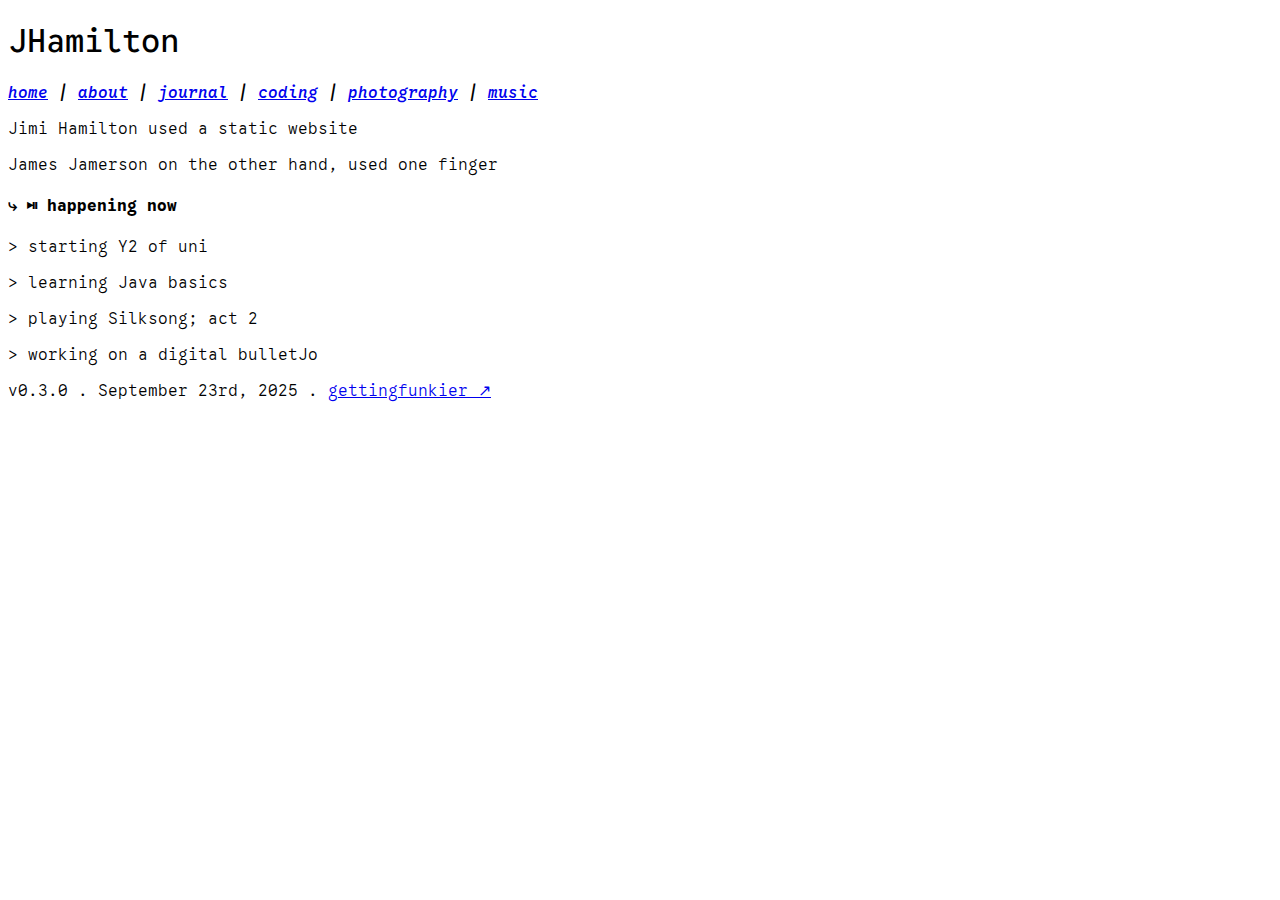
<file: index.html>
<!DOCTYPE html>
<html lang="en">
<head>
    <meta charset="UTF-8">
    <meta name="viewport" content="width=device-width, initial-scale=1.0">
    <link rel="stylesheet" href="style.css">
    <link rel="preconnect" href="https://fonts.googleapis.com">
    <link rel="preconnect" href="https://fonts.gstatic.com" crossorigin>
    <link href="https://fonts.googleapis.com/css2?family=Google+Sans+Code:ital,wght@0,300..800;1,300..800&display=swap" rel="stylesheet">
    <title>JHamilton</title>
</head>
<body>
    <h1>
        JHamilton
    </h1>
    <nav>
        <a href="index.html">home</a> |
        <a href="about.html">about</a> |
        <a href="journal.html">journal</a> |
        <a href="coding.html">coding</a> |
        <a href="photography.html">photography</a> |
        <a href="music.html">music</a>
    </nav>
    <section class="homepage">
        <dov class="moto">
            <p>Jimi Hamilton used a static website</p>
            <p>James Jamerson on the other hand, used one finger</p>
        </div>
        <h4 class="happening-now-title">⤷ ⏯ happening now</h4>
        <div class="happening-now">
            <p>> starting Y2 of uni</p>
            <p>> learning Java basics</p>
            <p>> playing Silksong; act 2</p>
            <p>> working on a digital bulletJo</p>
        </div>
    </section>
    <footer>
        v0.3.0 . September 23rd, 2025 . <a href="https://github.com/gettingfunkier/" target="blank">gettingfunkier ↗</a>
    </footer>
</body>
</html>
</file>
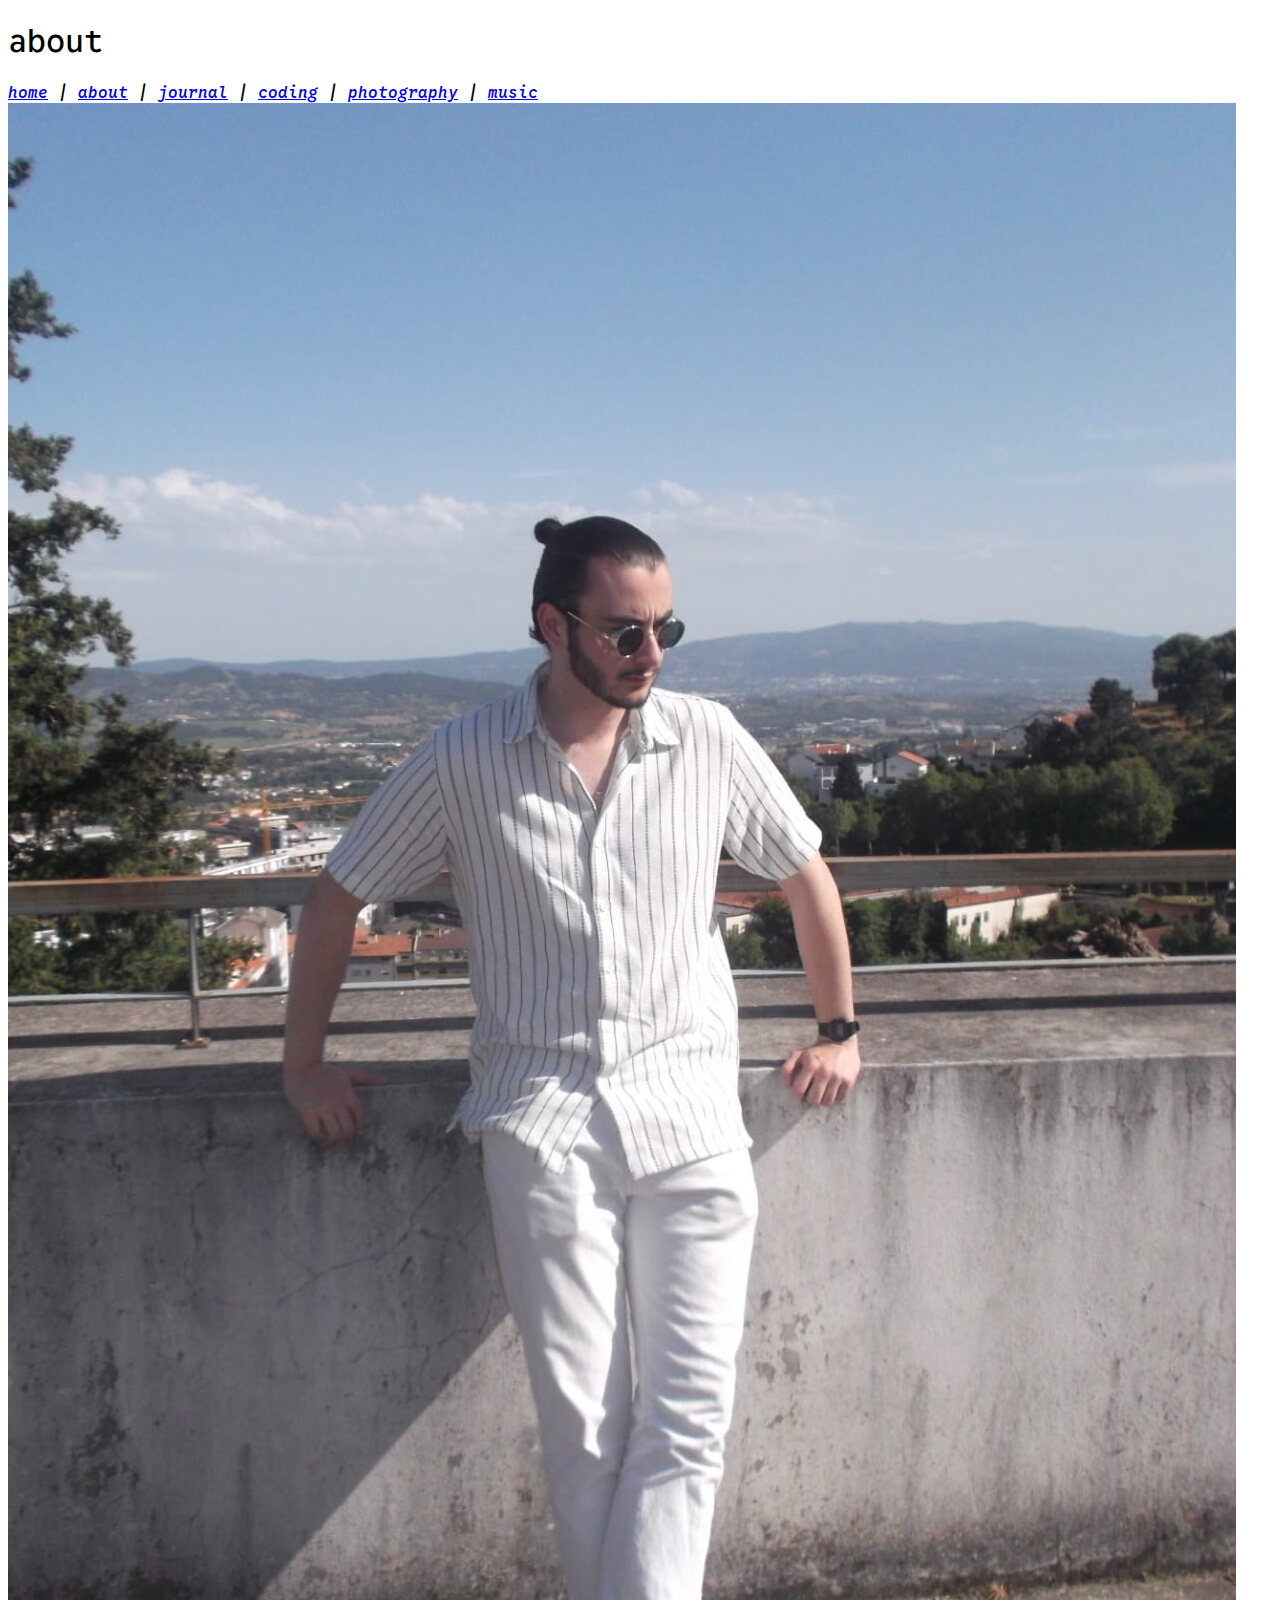
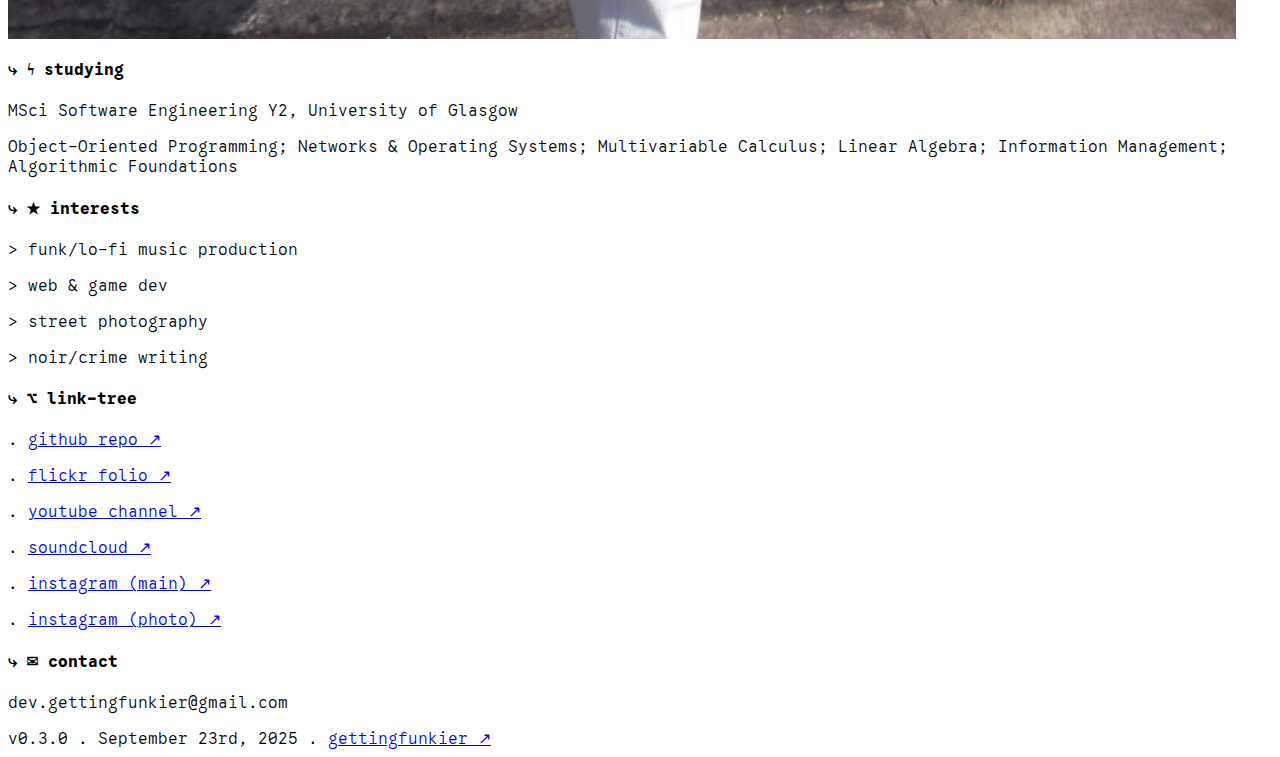
<file: about.html>
<!DOCTYPE html>
<html lang="en">
<head>
    <meta charset="UTF-8">
    <meta name="viewport" content="width=device-width, initial-scale=1.0">
    <link rel="stylesheet" href="style.css">
    <link rel="preconnect" href="https://fonts.googleapis.com">
    <link rel="preconnect" href="https://fonts.gstatic.com" crossorigin>
    <link href="https://fonts.googleapis.com/css2?family=Google+Sans+Code:ital,wght@0,300..800;1,300..800&display=swap" rel="stylesheet">
    <title>JHamilton</title>
</head>
<body>
    <h1>
        about
    </h1>
    <nav>
        <a href="index.html">home</a> |
        <a href="about.html">about</a> |
        <a href="journal.html">journal</a> |
        <a href="coding.html">coding</a> |
        <a href="photography.html">photography</a> |
        <a href="music.html">music</a>
    </nav>
    <section class="about-me">
        <div class="portrait">
            <img src="images/gettingfunkier-portrait.jpg" alt="">
        </div>
        <div class="bio">
            <h4 class="studies-title">⤷ ϟ studying</h4>
            <div class="studies">
                <p>MSci Software Engineering Y2, University of Glasgow</p>
                <p>Object-Oriented Programming; Networks & Operating Systems; Multivariable Calculus; Linear Algebra; Information Management; Algorithmic Foundations</p>
            </div>
            <h4 class="interests-title">⤷ ★ interests</h4>
            <div class="interests">
                <p>> funk/lo-fi music production</p>
                <p>> web & game dev</p>
                <p>> street photography</p>
                <p>> noir/crime writing</p>
            </div>
            <h4 class="linktree-title">⤷ ⌥ link-tree</h4>
            <div class="linktree">
                <p>. <a href="https://github.com/gettingfunkier?tab=repositories">github repo ↗</a></p>
                <p>. <a href="https://www.flickr.com/photos/203500592@N02/">flickr folio ↗</a></p>
                <p>. <a href="https://www.youtube.com/@gettingfunkier">youtube channel ↗</a></p>
                <p>. <a href="https://www.soundcloud.com/gettingfunkier">soundcloud ↗</a></p>
                <p>. <a href="https://www.instagram.com/gettingfunkier">instagram (main) ↗</a></p>
                <p>. <a href="https://www.instagram.com/jhamilton.street">instagram (photo) ↗</a></p>
            </div>
            <h4 class="contact-title">⤷ ✉ contact</h4>
            <div class="contact">
                <p>dev.gettingfunkier@gmail.com</p>
            </div>
        </div>
    </section>

    <footer>
        v0.3.0 . September 23rd, 2025 . <a href="https://github.com/gettingfunkier/" target="blank">gettingfunkier ↗</a>
    </footer>
</body>
</html>
</file>
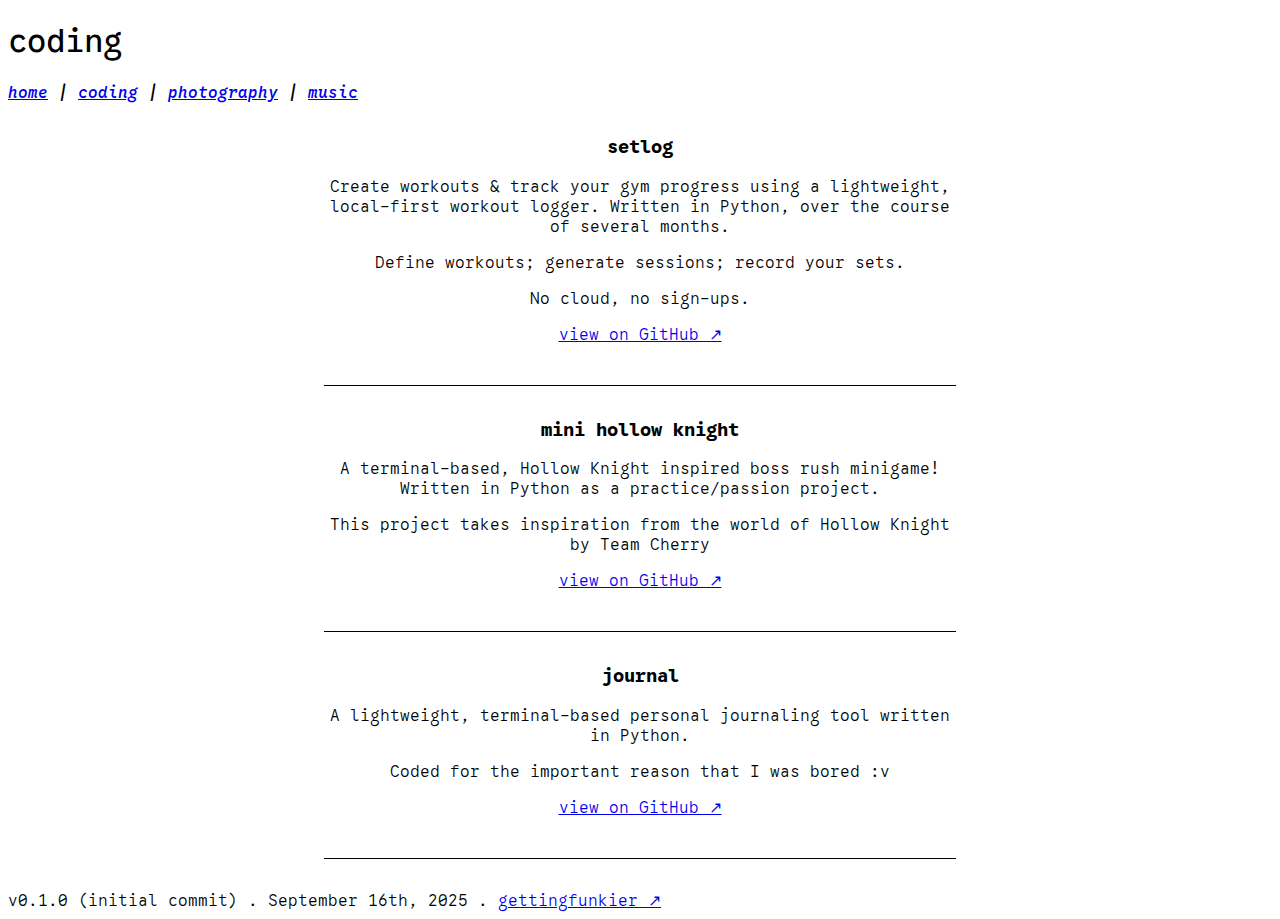
<file: coding.html>
<!DOCTYPE html>
<html lang="en">
<head>
    <meta charset="UTF-8">
    <meta name="viewport" content="width=device-width, initial-scale=1.0">
    <link rel="stylesheet" href="style.css">
    <link rel="preconnect" href="https://fonts.googleapis.com">
    <link rel="preconnect" href="https://fonts.gstatic.com" crossorigin>
    <link href="https://fonts.googleapis.com/css2?family=Google+Sans+Code:ital,wght@0,300..800;1,300..800&display=swap" rel="stylesheet">
    <title>coding repo</title>
</head>
<body>
    <h1>coding</h1>
    <nav>
        <a href="index.html">home</a> |
        <a href="coding.html">coding</a> |
        <a href="photography.html">photography</a> |
        <a href="music.html">music</a>
    </nav>

    <div class="project">
        <h3 class="project-title">setlog</h3>
        <p>
            Create workouts & track your gym progress using a lightweight, local-first workout logger. Written in Python, over the course of several months.
        </p>
        <p>
            Define workouts; generate sessions; record your sets.
        </p>
        <p>
            No cloud, no sign-ups.
        </p>
        <a href="https://github.com/gettingfunkier/setlog" target="blank">view on GitHub ↗</a>
    </div>

    <div class="project">
        <h3 class="project-title">mini hollow knight</h3>
        <p>
            A terminal-based, Hollow Knight inspired boss rush minigame! Written in Python as a practice/passion project.
        </p>
        <p>
            This project takes inspiration from the world of Hollow Knight by Team Cherry
        </p>
        <a href="https://github.com/gettingfunkier/mini-hollow-knight" target="blank">view on GitHub ↗</a>
    </div>

    <div class="project">
        <h3 class="project-title">journal</h3>
        <p>
            A lightweight, terminal-based personal journaling tool written in Python.
        </p>
        <p>
            Coded for the important reason that I was bored :v
        </p>
        <a href="https://github.com/gettingfunkier/journal" target="blank">view on GitHub ↗</a>
    </div>
    <footer>
        v0.1.0 (initial commit) . September 16th, 2025 . <a href="https://github.com/gettingfunkier/" target="blank">gettingfunkier ↗</a>
    </footer>
</body>
</html>
</file>
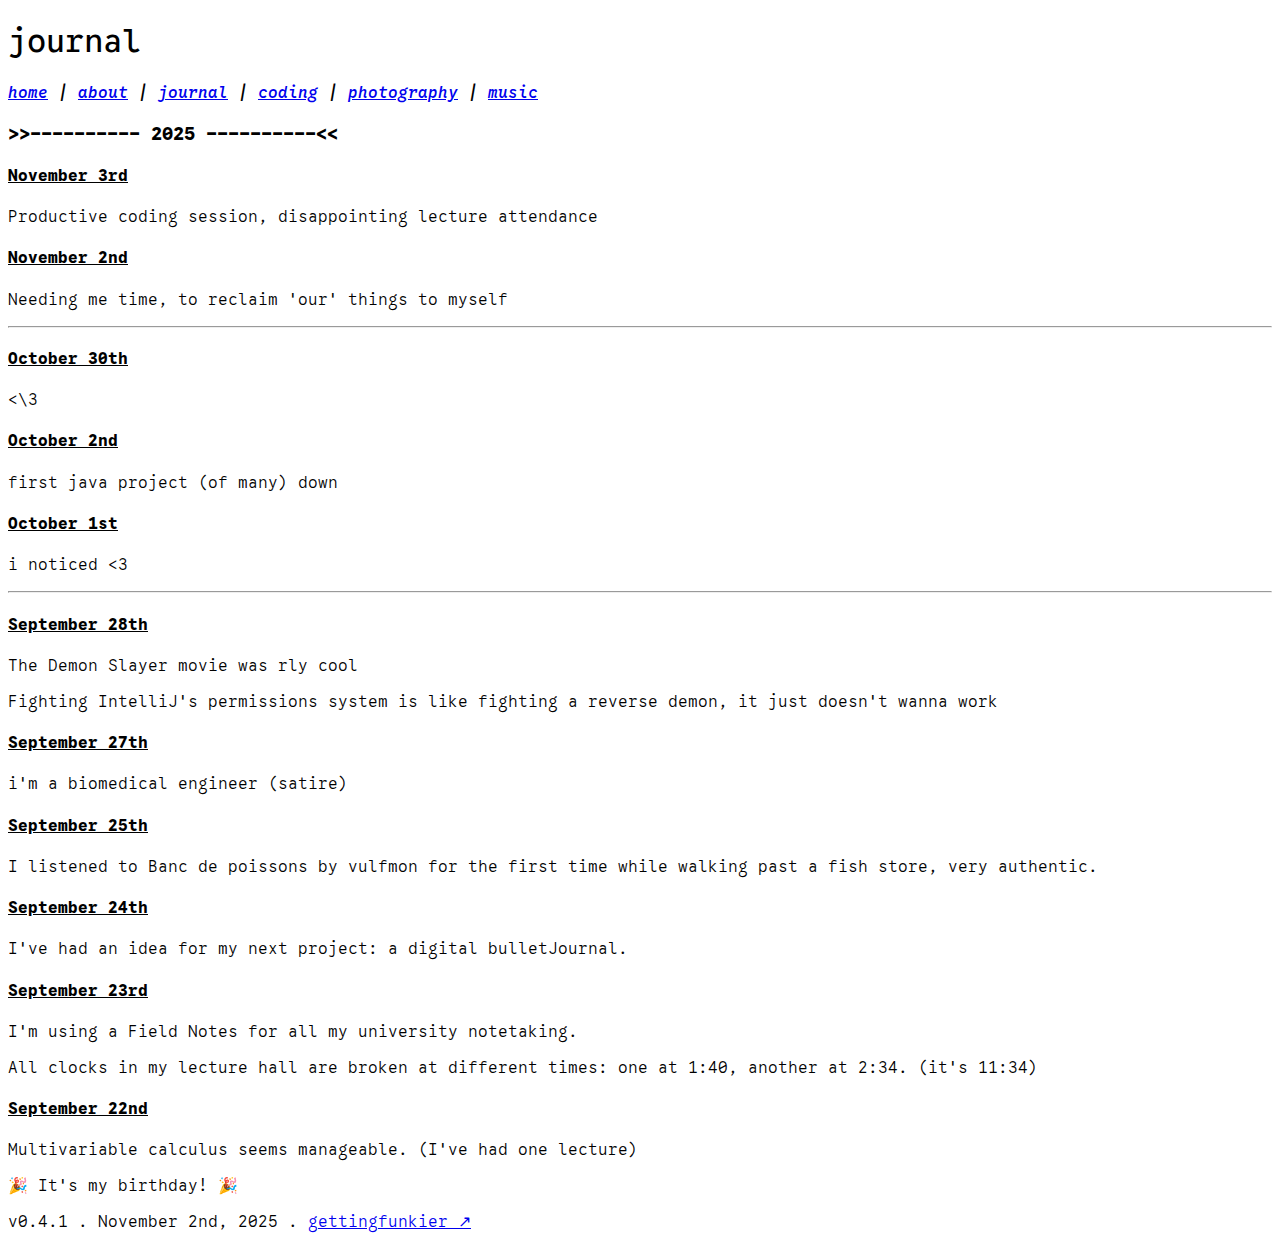
<file: journal.html>
<!DOCTYPE html>
<html lang="en">
<head>
    <meta charset="UTF-8">
    <meta name="viewport" content="width=device-width, initial-scale=1.0">
    <link rel="stylesheet" href="style.css">
    <link rel="preconnect" href="https://fonts.googleapis.com">
    <link rel="preconnect" href="https://fonts.gstatic.com" crossorigin>
    <link href="https://fonts.googleapis.com/css2?family=Google+Sans+Code:ital,wght@0,300..800;1,300..800&family=JetBrains+Mono:ital,wght@0,100..800;1,100..800&display=swap" rel="stylesheet">
    <title>JHamilton</title>
</head>
<body>
    <h1>
        journal
    </h1>
    <nav>
        <a href="index.html">home</a> |
        <a href="about.html">about</a> |
        <a href="journal.html">journal</a> |
        <a href="coding.html">coding</a> |
        <a href="photography.html">photography</a> |
        <a href="music.html">music</a>
    </nav>
    <section class="journal-page">

        <h3 class="year">>>----------  2025  ----------<<</h3>

        <section class="November">

            <div class="date">
                <h4><u>November 3rd</u></h4>
                <p>Productive coding session, disappointing lecture attendance</p>
            </div>

            <div class="date">
                <h4><u>November 2nd</u></h4>
                <p>Needing me time, to reclaim 'our' things to myself</p>
            </div>

        </section>       
        <hr> 

        <section class="October">

            <div class="date">
                <h4><u>October 30th</u></h4>
                <p> <\3 </p>
            </div>

            <div class="date">
                <h4><u>October 2nd</u></h4>
                <p>first java project (of many) down</p>
            </div>

            <div class="date">
                <h4><u>October 1st</u></h4>
                <p>i noticed <3</p>
            </div>

        </section>
        <hr>

        <section class="September">

            <div class="date">
                <h4><u>September 28th</u></h4>
                <p>The Demon Slayer movie was rly cool</p>
                <p>Fighting IntelliJ's permissions system is like fighting a reverse demon, it just doesn't wanna work</p>
            </div>

            <div class="date">
                <h4><u>September 27th</u></h4>
                <p>i'm a biomedical engineer (satire)</p>
            </div>

            <div class="date">
                <h4><u>September 25th</u></h4>
                <p>I listened to Banc de poissons by vulfmon for the first time while walking past a fish store, very authentic.</p>
            </div>

            <div class="date">
                <h4><u>September 24th</u></h4>
                <p>I've had an idea for my next project: a digital bulletJournal.</p>
            </div>

            <div class="date">
                <h4><u>September 23rd</u></h4>
                <p>I'm using a Field Notes for all my university notetaking.</p>
                <p>All clocks in my lecture hall are broken at different times: one at 1:40, another at 2:34. (it's 11:34)</p>
            </div>

            <div class="date">
                <h4><u>September 22nd</u></h4>
                <p>Multivariable calculus seems manageable. (I've had one lecture)</p>
                <p>🎉 It's my birthday! 🎉</p>
            </div>
            
        </section>
    </section>

    <footer>
        v0.4.1 . November 2nd, 2025 . <a href="https://github.com/gettingfunkier/" target="blank">gettingfunkier ↗</a>
    </footer>
</body>
</html>
</file>
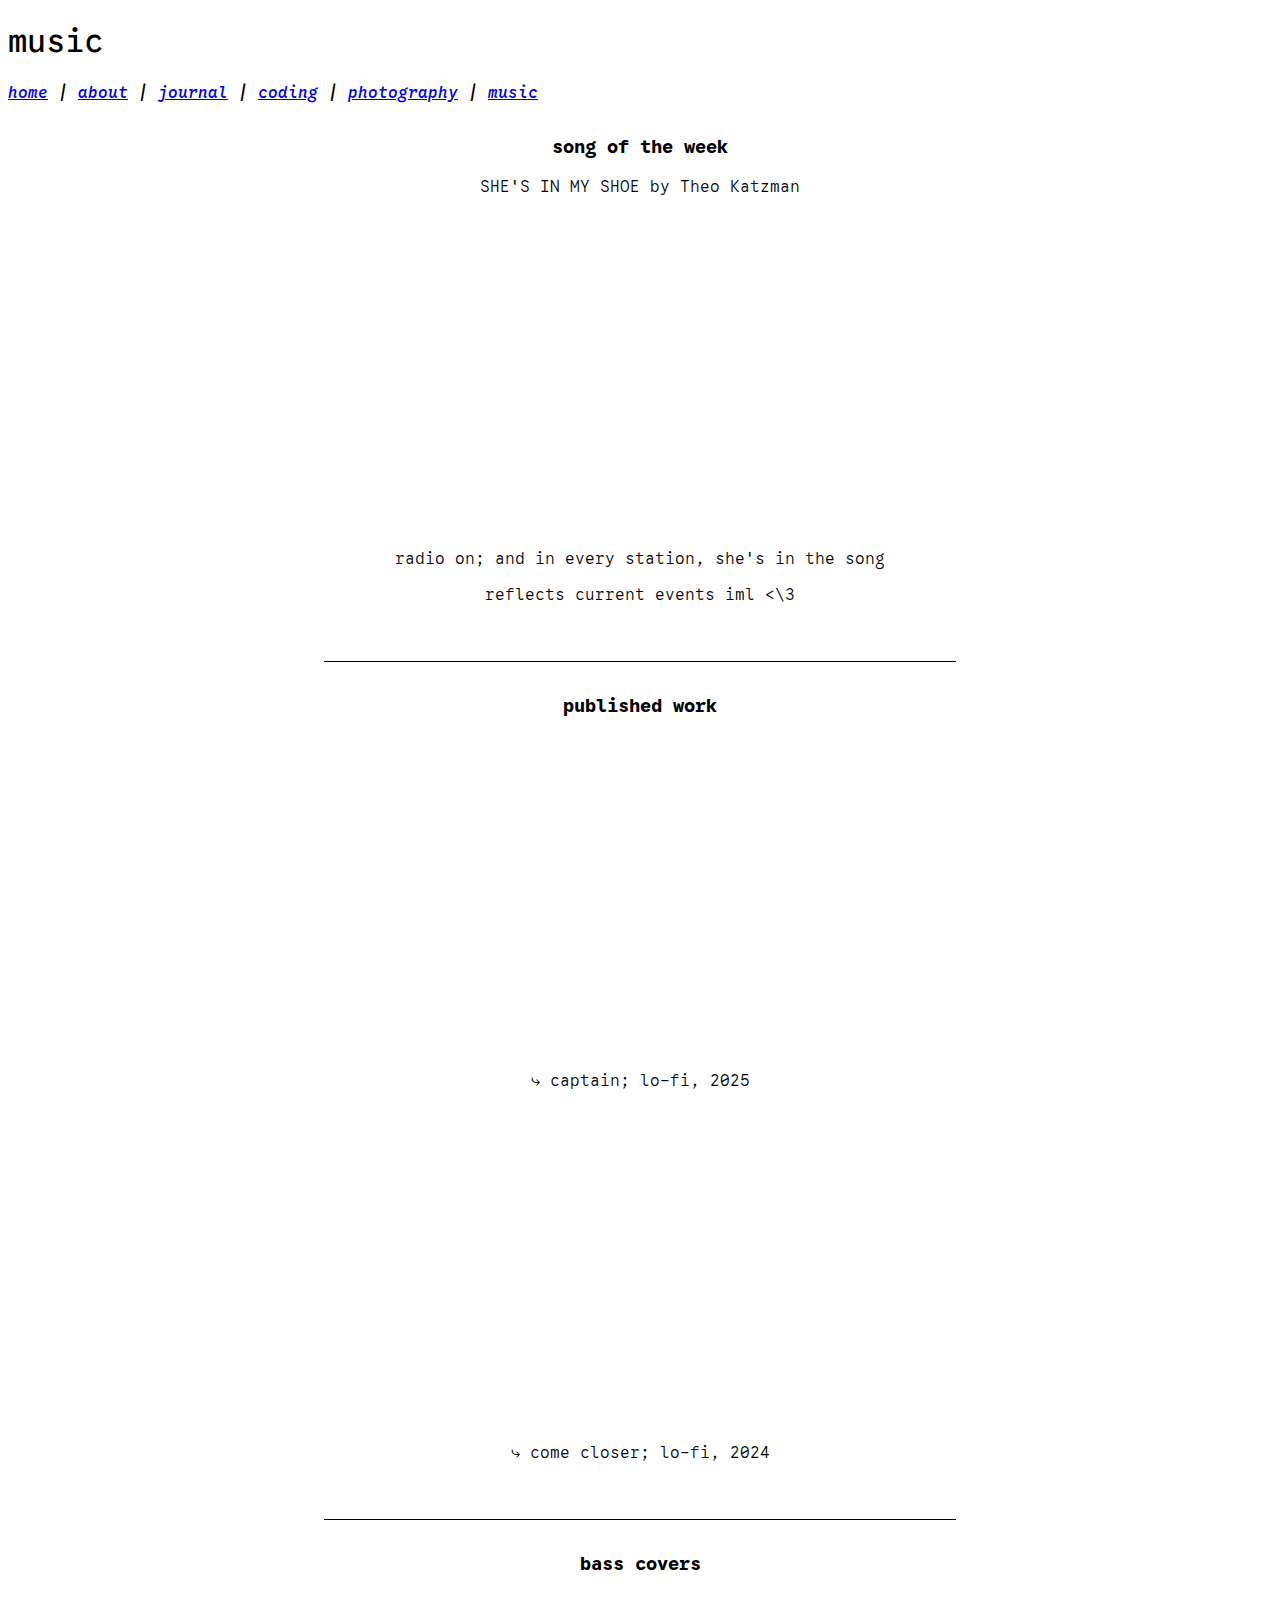
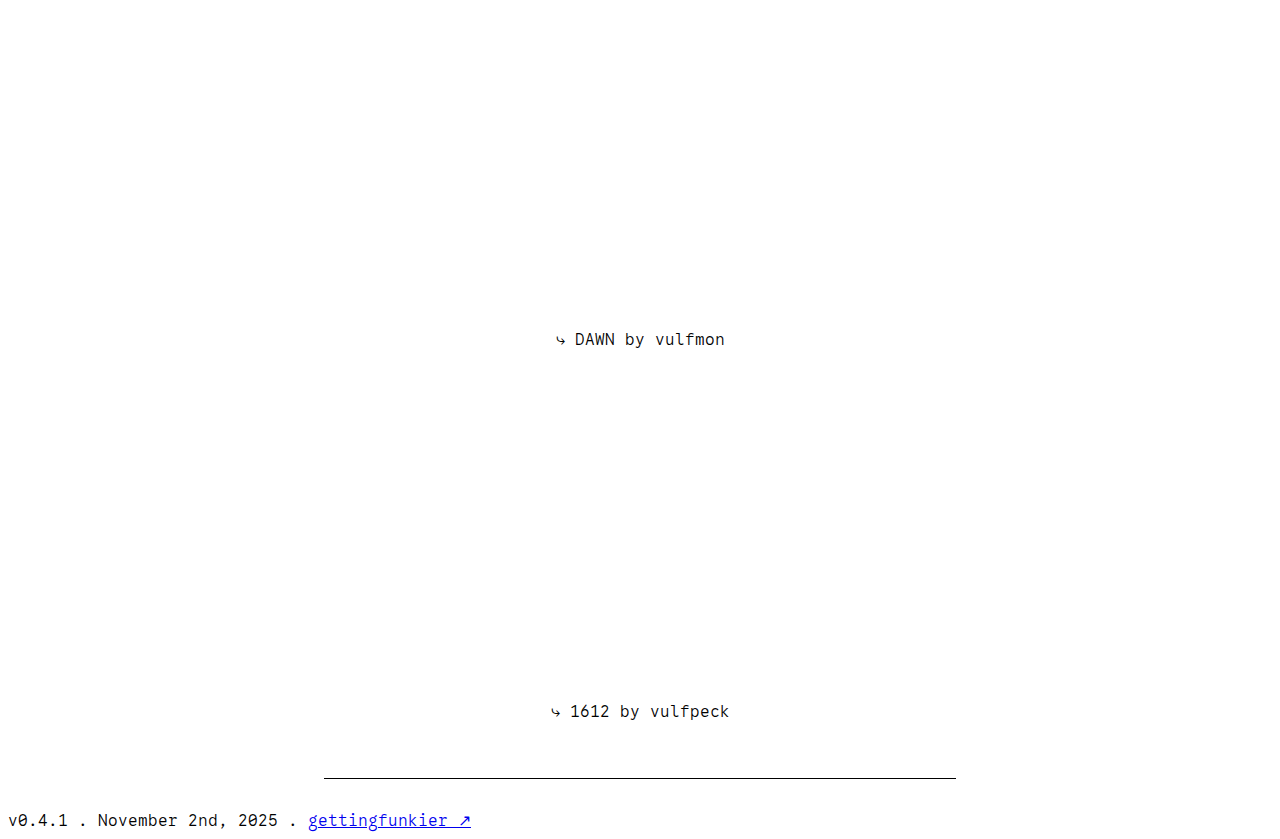
<file: music.html>
<!DOCTYPE html>
<html lang="en">
<head>
    <meta charset="UTF-8">
    <meta name="viewport" content="width=device-width, initial-scale=1.0">
    <link rel="stylesheet" href="style.css">
    <link rel="preconnect" href="https://fonts.googleapis.com">
    <link rel="preconnect" href="https://fonts.gstatic.com" crossorigin>
    <link href="https://fonts.googleapis.com/css2?family=Google+Sans+Code:ital,wght@0,300..800;1,300..800&family=JetBrains+Mono:ital,wght@0,100..800;1,100..800&display=swap" rel="stylesheet">
    <title>music demos</title>
</head>
<body>
    <h1>music</h1>
    <nav>
        <a href="index.html">home</a> |
        <a href="about.html">about</a> |
        <a href="journal.html">journal</a> |
        <a href="coding.html">coding</a> |
        <a href="photography.html">photography</a> |
        <a href="music.html">music</a>
    </nav>

    <section class="music-page">
        <section id="song-of-the-week" class="music-section">
            
            <h3>song of the week</h3>
            <p class="song-title">SHE'S IN MY SHOE by Theo Katzman</p>
            <iframe width="560" height="315" src="https://www.youtube.com/embed/QVAWJW5c_RI?si=lzzIvQlm0k1q0Jm3&amp;controls=0" title="YouTube video player" frameborder="0" allow="accelerometer; autoplay; clipboard-write; encrypted-media; gyroscope; picture-in-picture; web-share" referrerpolicy="strict-origin-when-cross-origin" allowfullscreen></iframe>
            <p>radio on; and in every station, she's in the song</p>
            <p class="sotw-footer">reflects current events iml <\3</p>

        </section>
        <section id="published" class="music-section">

            <h3>published work</h3>
            <div class="tracks">
                <iframe width="560" height="315" 
                src="https://www.youtube.com/embed/-etcTcyvXF0?si=3MrCGlpReUIz9jNl" 
                title="YouTube video player" 
                frameborder="0" 
                allow="accelerometer; autoplay; clipboard-write; encrypted-media; gyroscope; picture-in-picture; web-share" 
                referrerpolicy="strict-origin-when-cross-origin" allowfullscreen>
                </iframe>
                <p>⤷ captain; lo-fi, 2025</p>
                <iframe width="560" height="315" 
                src="https://www.youtube.com/embed/DcYeT4pJ_lw?si=BPypyUPj-sI4h4rL" 
                title="YouTube video player" 
                frameborder="0" 
                allow="accelerometer; autoplay; clipboard-write; encrypted-media; gyroscope; picture-in-picture; web-share" 
                referrerpolicy="strict-origin-when-cross-origin" allowfullscreen>
                </iframe>
                <p>⤷ come closer; lo-fi, 2024</p>
            </div>

        </section>
        <section id="covers" class="music-section">
            
            <h3>bass covers</h3>
            <div class="tracks">
                <iframe width="560" height="315" 
                src="https://www.youtube.com/embed/juMktdz-B7Y?si=6n7VEHjFtObumeY2" 
                title="YouTube video player" 
                frameborder="0" 
                allow="accelerometer; autoplay; clipboard-write; encrypted-media; gyroscope; picture-in-picture; web-share" 
                referrerpolicy="strict-origin-when-cross-origin" allowfullscreen>
                </iframe>
                <p>⤷ DAWN by vulfmon</p>
                <iframe width="560" height="315" 
                src="https://www.youtube.com/embed/mQI2ShwhLA0?si=jQGDg385XactzQzW" 
                title="YouTube video player" 
                frameborder="0" 
                allow="accelerometer; autoplay; clipboard-write; encrypted-media; gyroscope; picture-in-picture; web-share" 
                referrerpolicy="strict-origin-when-cross-origin" allowfullscreen>
                </iframe>
                <p>⤷ 1612 by vulfpeck</p>
            </div>

        </section>
    </section>
    
    <footer>
        v0.4.1 . November 2nd, 2025 . <a href="https://github.com/gettingfunkier/" target="blank">gettingfunkier ↗</a>
    </footer>
</body>
</html>
</file>
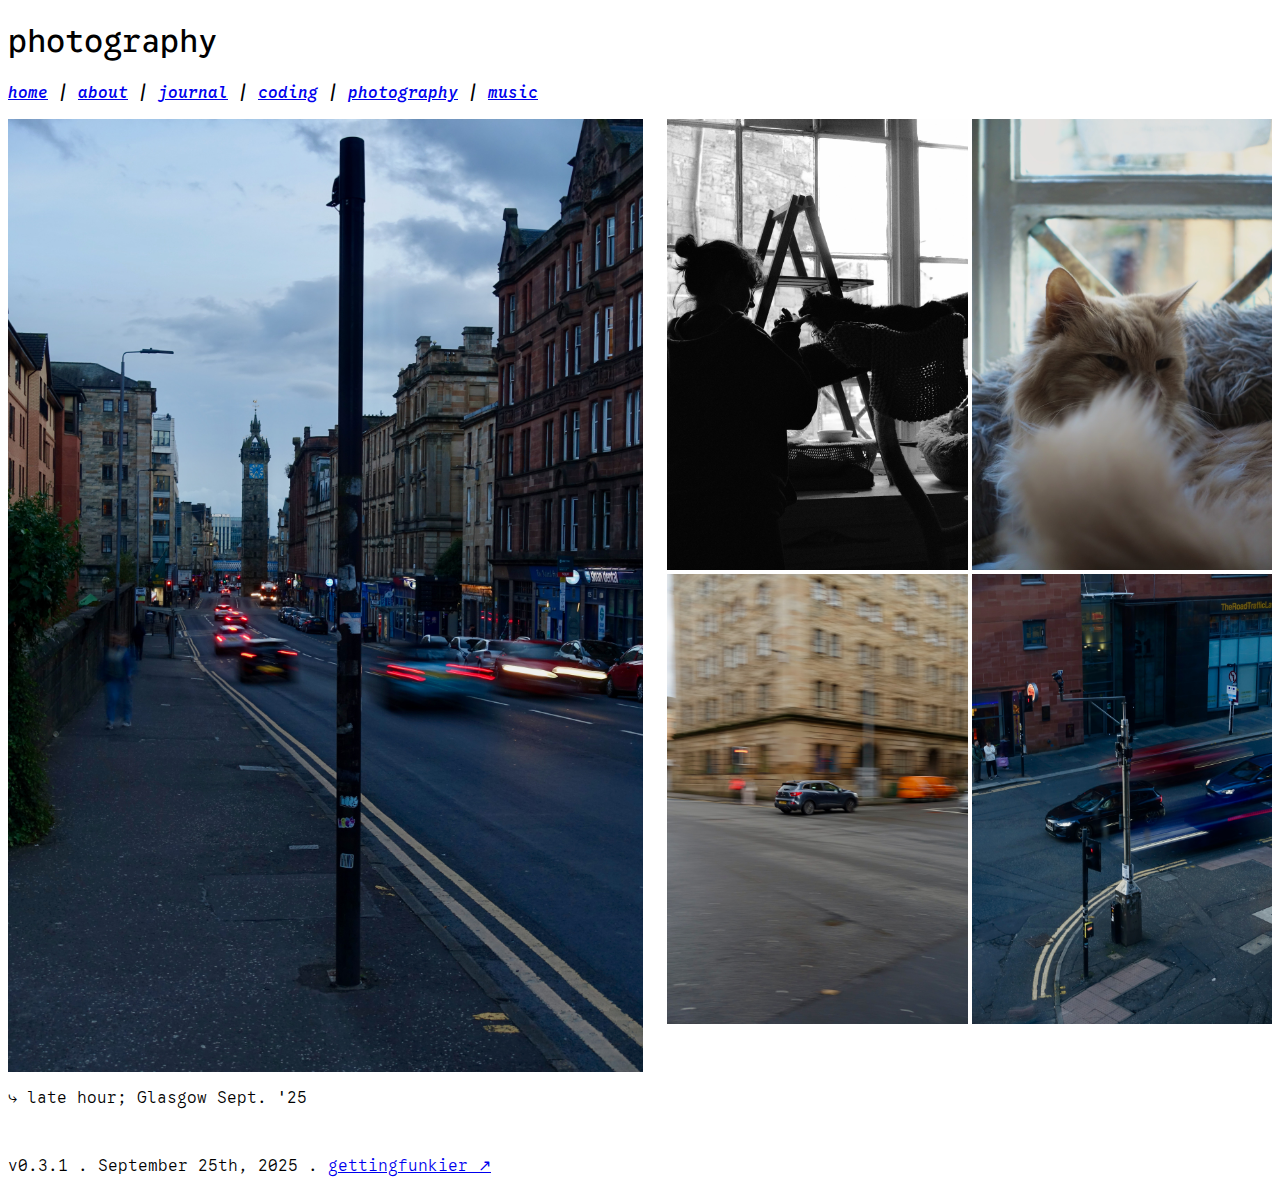
<file: photography.html>
<!DOCTYPE html>
<html lang="en">
<head>
    <meta charset="UTF-8">
    <meta name="viewport" content="width=device-width, initial-scale=1.0">
    <link rel="stylesheet" href="style.css">
    <link rel="preconnect" href="https://fonts.googleapis.com">
    <link rel="preconnect" href="https://fonts.gstatic.com" crossorigin>
    <link href="https://fonts.googleapis.com/css2?family=Google+Sans+Code:ital,wght@0,300..800;1,300..800&display=swap" rel="stylesheet">
    <title>photo library</title>
</head>
<body>
    <h1>photography</h1>
    <nav>
        <a href="index.html">home</a> |
        <a href="about.html">about</a> |
        <a href="journal.html">journal</a> |
        <a href="coding.html">coding</a> |
        <a href="photography.html">photography</a> |
        <a href="music.html">music</a>
    </nav>
    <p></p>
    <section class="feature-section">
        <div class="highlight">
            <img src="images/late hour.jpeg" alt="">
            <p>⤷ late hour; Glasgow Sept. '25</p>
        </div>

        <div class="moment">
            <img class="thumb" src="images/bonding.jpeg" data-full="images/clock tower.jpeg">
            <img class="thumb" src="images/rug.jpeg" data-full="images/merchant city.jpeg">
            <img class="thumb" src="images/late for work.jpeg" data-full="images/pizzeria.jpeg">
            <img class="thumb" src="images/stop.jpeg" data-full="images/ristorante.jpeg">
        </div>
    </section>
    <section id="portfolio">
        <div class="gallery">

        </div>
    </section>
    <footer>
        v0.3.1 . September 25th, 2025 . <a href="https://github.com/gettingfunkier/" target="blank">gettingfunkier ↗</a>
    </footer>
</body>
</html>
</file>
<file: style.css>
h1 {
    font-family: "Google Sans Code";
    font-weight: 450
}

nav {
    font-family: "Google Sans Code";
    font-weight: 500;
    font-style: oblique;
}

body {
    font-family: "Google Sans Code";
    font-weight: 300
}

img {
    max-width: 100%;
    height: auto;
    display: block;
}

.feature-section {
    display: grid;
    grid-template-columns: 1.05fr 1fr;
    gap: 1.5rem;
    align-items: start;
    margin-bottom: 2rem;
}

.highlight img {
    width: 100%;
    height: auto;
    display: block;
    /*border-radius: 8px;*/
}

.moment {
    display: grid;
    grid-template-columns: 1fr 1fr;
    gap: 0.25rem;
}

.project {
    text-align: center;
    max-width: 50%;
    margin: 2rem auto;
    padding-bottom: 2.5rem;
    border-bottom: 1px solid black;
    border-bottom-width: 50%;
}

.music-section {
    text-align: center;
    max-width: 50%;
    margin: 2rem auto;
    padding-bottom: 2.5rem;
    border-bottom: 1px solid black;
    border-bottom-width: 50%;
}
</file>
